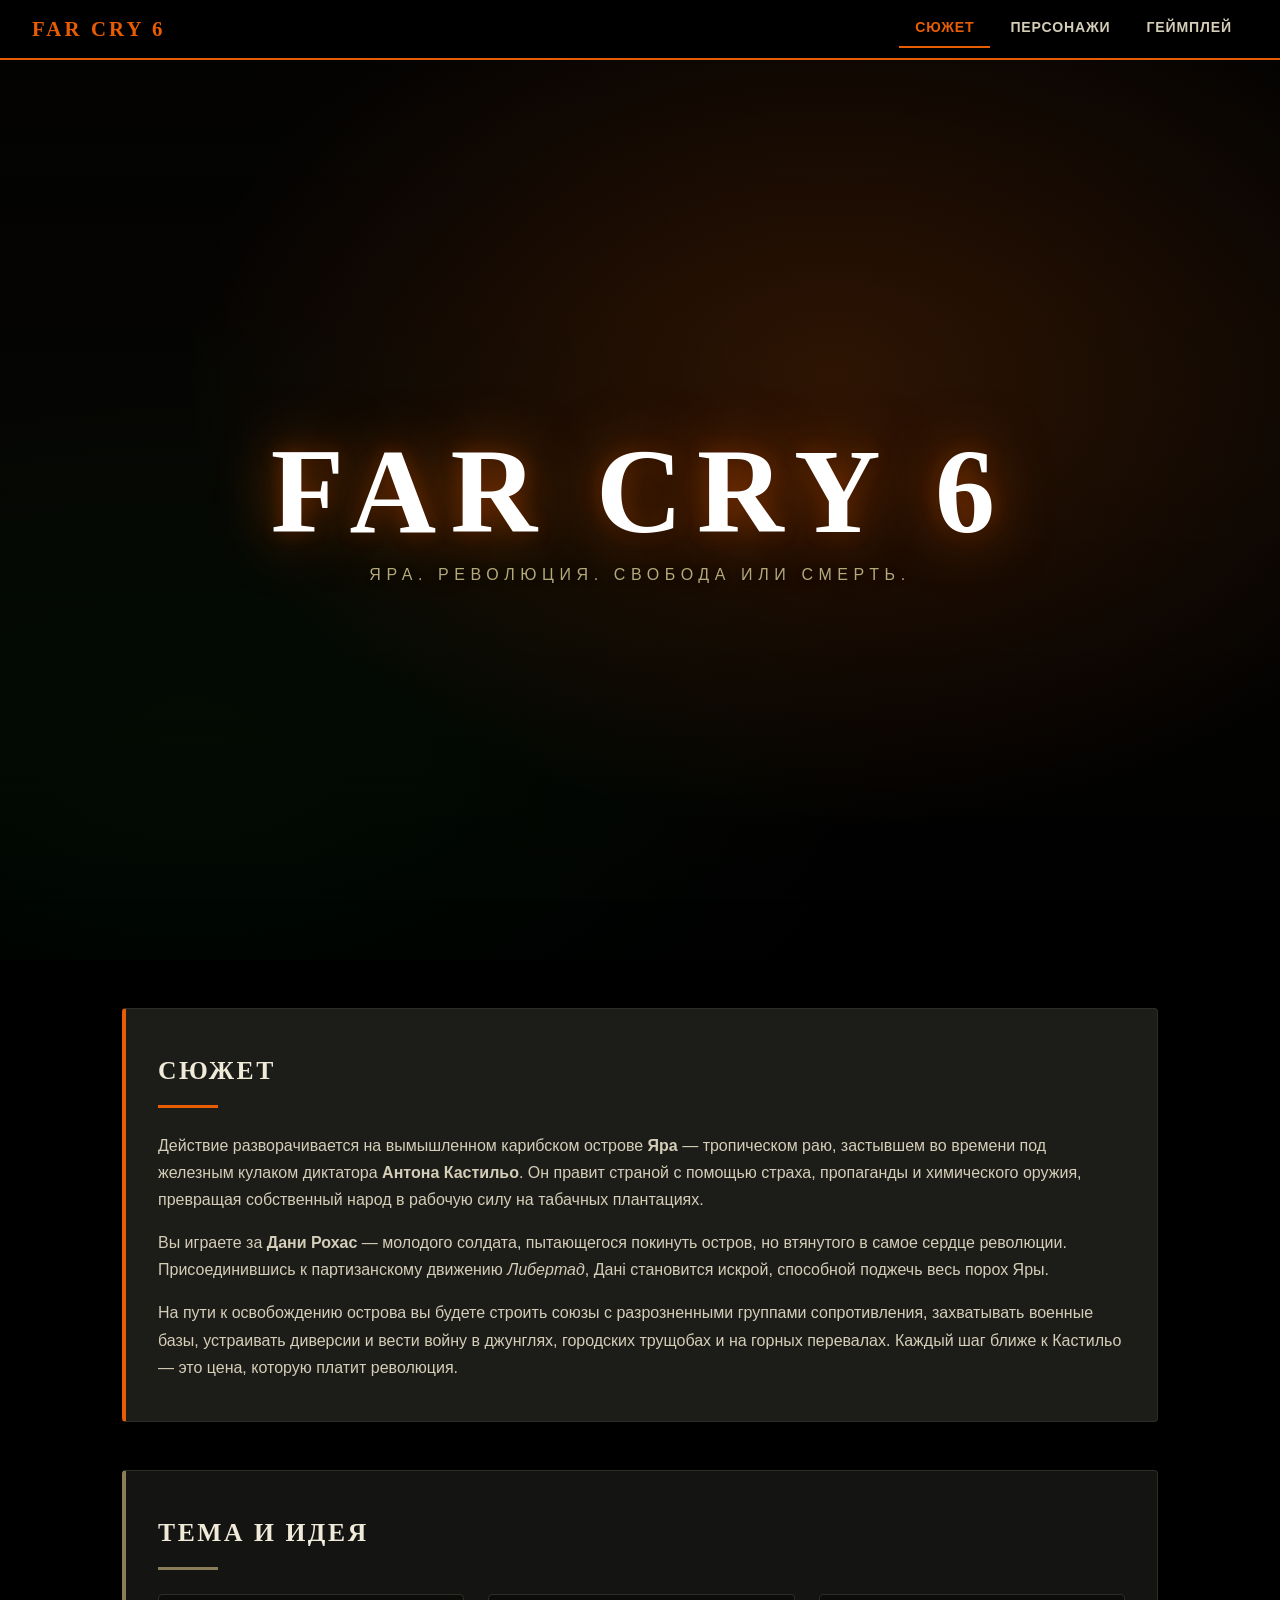
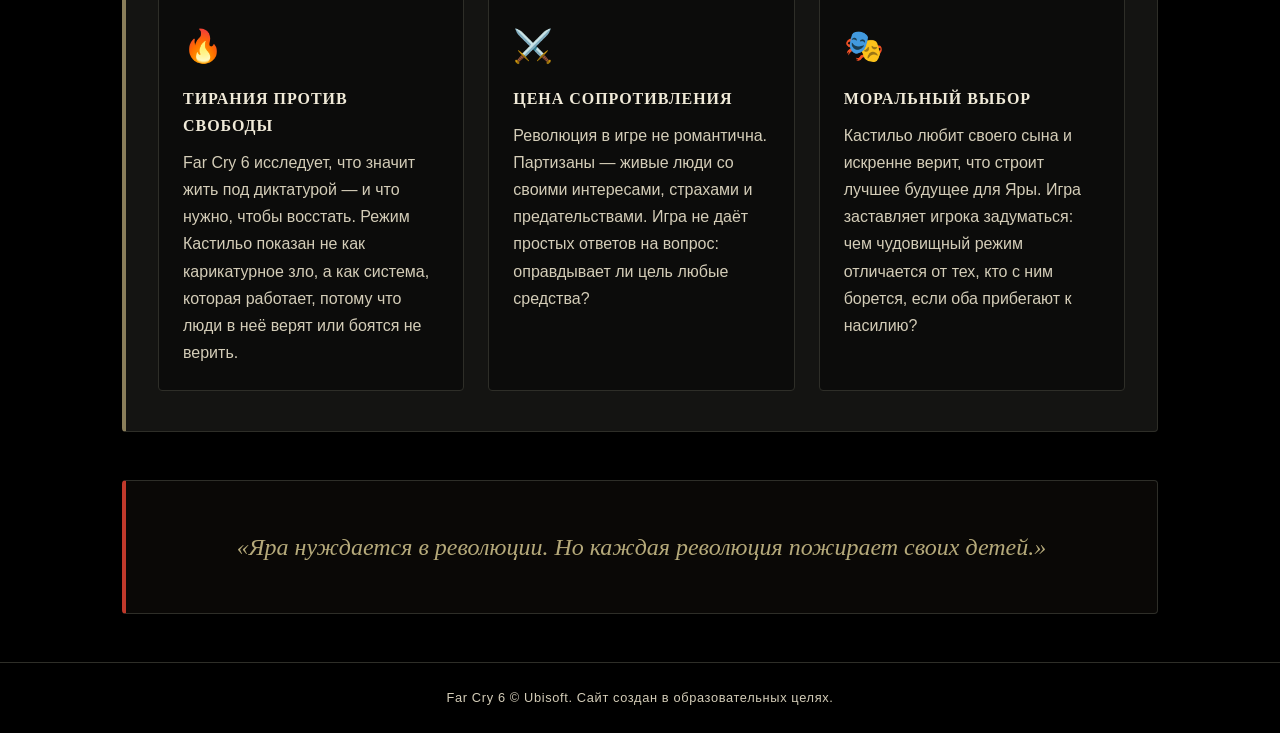
<file: index.html>
<!DOCTYPE html>
<html lang="ru">
<head>
  <meta charset="UTF-8" />
  <meta name="viewport" content="width=device-width, initial-scale=1.0" />
  <title>Far Cry 6 — Главная</title>
  <link rel="stylesheet" href="style.css" />
</head>
<body>

  <!-- NAV -->
  <nav class="navbar">
    <div class="nav-brand">FAR CRY 6</div>
    <button class="nav-toggle" aria-label="Меню">&#9776;</button>
    <ul class="nav-links" id="navLinks">
      <li><a href="index.html" class="active">Сюжет</a></li>
      <li><a href="characters.html">Персонажи</a></li>
      <li><a href="gameplay.html">Геймплей</a></li>
    </ul>
  </nav>

  <!-- HERO -->
  <header class="hero" style="background-image: linear-gradient(to bottom, rgba(15,12,8,0.15) 0%, rgba(15,12,8,0.55) 55%, rgba(15,12,8,0.92) 100%), url('https://links.wixel.com/link/ot9_1JnmdI/raw'); background-size: cover; background-position: center top;">
    <div class="hero-overlay">
      <h1 class="hero-title">FAR CRY 6</h1>
      <p class="hero-sub">ЯРА. РЕВОЛЮЦИЯ. СВОБОДА ИЛИ СМЕРТЬ.</p>
    </div>
  </header>

  <!-- STORY -->
  <main class="container">

    <section class="section-block">
      <h2 class="section-title">Сюжет</h2>
      <div class="divider"></div>
      <p>
        Действие разворачивается на вымышленном карибском острове <strong>Яра</strong> —
        тропическом раю, застывшем во времени под железным кулаком диктатора
        <strong>Антона Кастильо</strong>. Он правит страной с помощью страха, пропаганды и
        химического оружия, превращая собственный народ в рабочую силу на табачных плантациях.
      </p>
      <p>
        Вы играете за <strong>Дани Рохас</strong> — молодого солдата, пытающегося покинуть
        остров, но втянутого в самое сердце революции. Присоединившись к партизанскому движению
        <em>Либертад</em>, Дані становится искрой, способной поджечь весь порох Яры.
      </p>
      <p>
        На пути к освобождению острова вы будете строить союзы с разрозненными группами
        сопротивления, захватывать военные базы, устраивать диверсии и вести войну в
        джунглях, городских трущобах и на горных перевалах. Каждый шаг ближе к Кастильо —
        это цена, которую платит революция.
      </p>
    </section>

    <section class="section-block accent-block">
      <h2 class="section-title">Тема и идея</h2>
      <div class="divider"></div>
      <div class="theme-grid">
        <div class="theme-card">
          <span class="theme-icon">🔥</span>
          <h3>Тирания против свободы</h3>
          <p>
            Far Cry 6 исследует, что значит жить под диктатурой — и что нужно, чтобы восстать.
            Режим Кастильо показан не как карикатурное зло, а как система, которая работает,
            потому что люди в неё верят или боятся не верить.
          </p>
        </div>
        <div class="theme-card">
          <span class="theme-icon">⚔️</span>
          <h3>Цена сопротивления</h3>
          <p>
            Революция в игре не романтична. Партизаны — живые люди со своими интересами,
            страхами и предательствами. Игра не даёт простых ответов на вопрос: оправдывает
            ли цель любые средства?
          </p>
        </div>
        <div class="theme-card">
          <span class="theme-icon">🎭</span>
          <h3>Моральный выбор</h3>
          <p>
            Кастильо любит своего сына и искренне верит, что строит лучшее будущее для Яры.
            Игра заставляет игрока задуматься: чем чудовищный режим отличается от тех, кто с
            ним борется, если оба прибегают к насилию?
          </p>
        </div>
      </div>
    </section>

    <section class="section-block quote-block">
      <blockquote>
        «Яра нуждается в революции. Но каждая революция пожирает своих детей.»
      </blockquote>
    </section>

  </main>

  <footer class="footer">
    <p>Far Cry 6 &copy; Ubisoft. Сайт создан в образовательных целях.</p>
  </footer>

  <script src="main.js"></script>
</body>
</html>
</file>
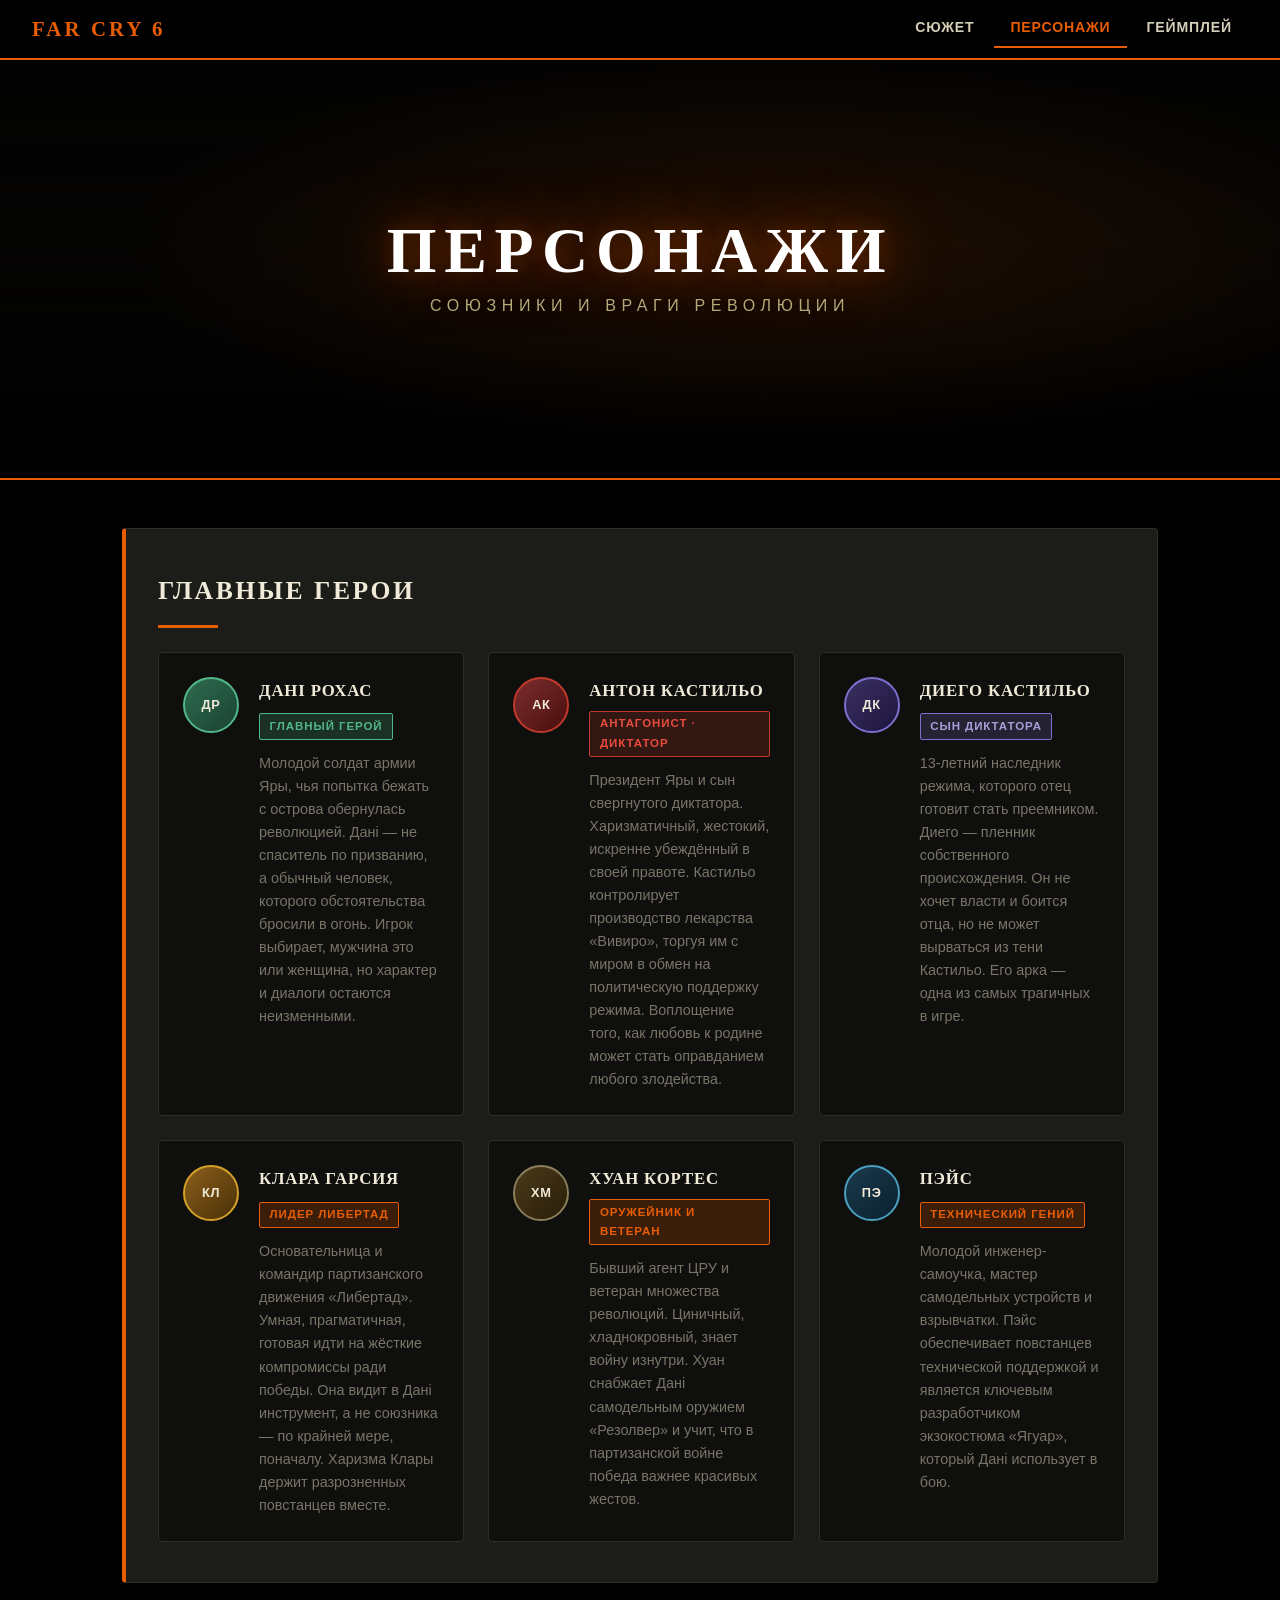
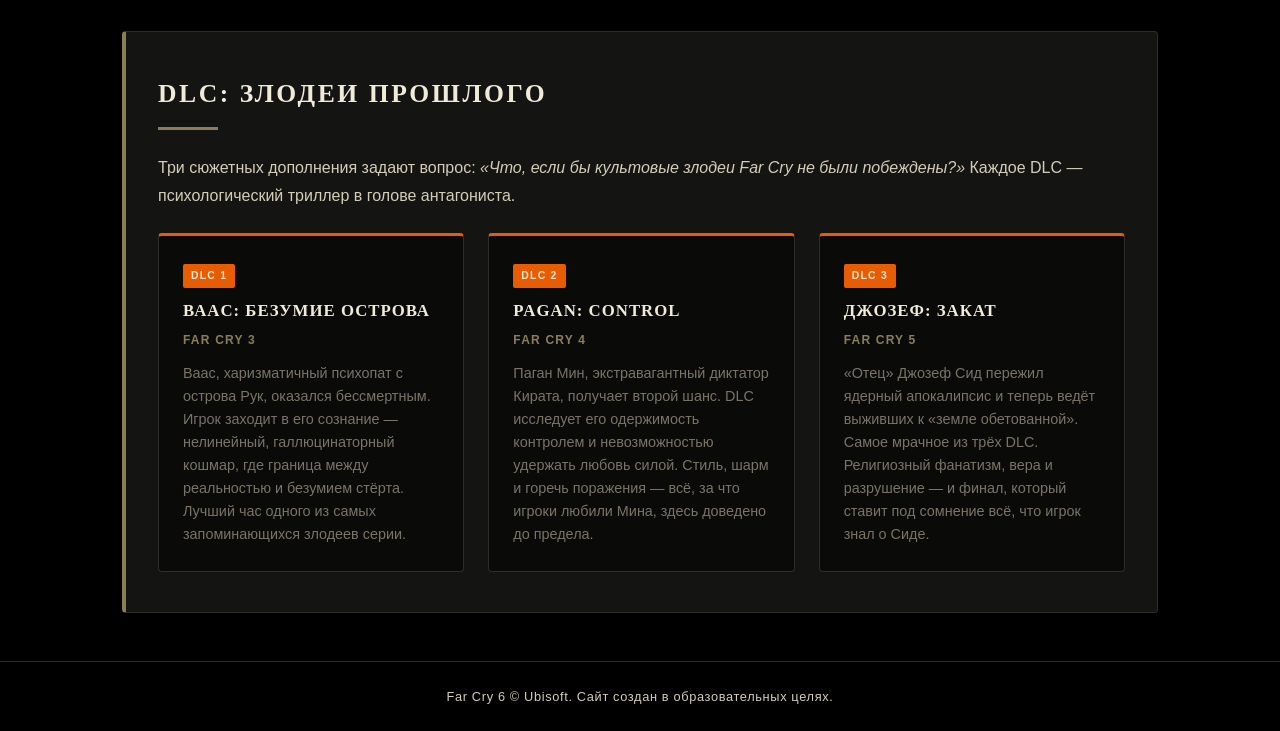
<file: characters.html>
<!DOCTYPE html>
<html lang="ru">
<head>
  <meta charset="UTF-8" />
  <meta name="viewport" content="width=device-width, initial-scale=1.0" />
  <title>Far Cry 6 — Персонажи</title>
  <link rel="stylesheet" href="style.css" />
</head>
<body>

  <!-- NAV -->
  <nav class="navbar">
    <div class="nav-brand">FAR CRY 6</div>
    <button class="nav-toggle" aria-label="Меню">&#9776;</button>
    <ul class="nav-links" id="navLinks">
      <li><a href="index.html">Сюжет</a></li>
      <li><a href="characters.html" class="active">Персонажи</a></li>
      <li><a href="gameplay.html">Геймплей</a></li>
    </ul>
  </nav>

  <!-- PAGE HERO -->
  <header class="page-hero" style="background-image: linear-gradient(to bottom, rgba(15,12,8,0.2) 0%, rgba(15,12,8,0.75) 100%), url('https://links.wixel.com/link/OJqsZg-cno/raw'); background-size: cover; background-position: center;">
    <div class="hero-overlay">
      <h1 class="hero-title">Персонажи</h1>
      <p class="hero-sub">СОЮЗНИКИ И ВРАГИ РЕВОЛЮЦИИ</p>
    </div>
  </header>

  <main class="container">

    <!-- MAIN CHARACTERS -->
    <section class="section-block">
      <h2 class="section-title">Главные герои</h2>
      <div class="divider"></div>

      <div class="card-grid">

        <div class="char-card">
          <div class="char-avatar protagonist">ДР</div>
          <div class="char-info">
            <h3>Дані Рохас</h3>
            <span class="char-role role-hero">Главный герой</span>
            <p>
              Молодой солдат армии Яры, чья попытка бежать с острова обернулась
              революцией. Дані — не спаситель по призванию, а обычный человек,
              которого обстоятельства бросили в огонь. Игрок выбирает, мужчина
              это или женщина, но характер и диалоги остаются неизменными.
            </p>
          </div>
        </div>

        <div class="char-card">
          <div class="char-avatar villain">АК</div>
          <div class="char-info">
            <h3>Антон Кастильо</h3>
            <span class="char-role role-villain">Антагонист · Диктатор</span>
            <p>
              Президент Яры и сын свергнутого диктатора. Харизматичный, жестокий,
              искренне убеждённый в своей правоте. Кастильо контролирует
              производство лекарства «Вивиро», торгуя им с миром в обмен на
              политическую поддержку режима. Воплощение того, как любовь к родине
              может стать оправданием любого злодейства.
            </p>
          </div>
        </div>

        <div class="char-card">
          <div class="char-avatar son">ДК</div>
          <div class="char-info">
            <h3>Диего Кастильо</h3>
            <span class="char-role role-neutral">Сын диктатора</span>
            <p>
              13-летний наследник режима, которого отец готовит стать преемником.
              Диего — пленник собственного происхождения. Он не хочет власти и
              боится отца, но не может вырваться из тени Кастильо. Его арка —
              одна из самых трагичных в игре.
            </p>
          </div>
        </div>

        <div class="char-card">
          <div class="char-avatar ally">КЛ</div>
          <div class="char-info">
            <h3>Клара Гарсия</h3>
            <span class="char-role role-ally">Лидер Либертад</span>
            <p>
              Основательница и командир партизанского движения «Либертад».
              Умная, прагматичная, готовая идти на жёсткие компромиссы ради победы.
              Она видит в Дані инструмент, а не союзника — по крайней мере,
              поначалу. Харизма Клары держит разрозненных повстанцев вместе.
            </p>
          </div>
        </div>

        <div class="char-card">
          <div class="char-avatar ally2">ХМ</div>
          <div class="char-info">
            <h3>Хуан Кортес</h3>
            <span class="char-role role-ally">Оружейник и ветеран</span>
            <p>
              Бывший агент ЦРУ и ветеран множества революций. Циничный,
              хладнокровный, знает войну изнутри. Хуан снабжает Дані самодельным
              оружием «Резолвер» и учит, что в партизанской войне победа важнее
              красивых жестов.
            </p>
          </div>
        </div>

        <div class="char-card">
          <div class="char-avatar ally3">ПЭ</div>
          <div class="char-info">
            <h3>Пэйс</h3>
            <span class="char-role role-ally">Технический гений</span>
            <p>
              Молодой инженер-самоучка, мастер самодельных устройств и взрывчатки.
              Пэйс обеспечивает повстанцев технической поддержкой и является
              ключевым разработчиком экзокостюма «Ягуар», который Дані использует
              в бою.
            </p>
          </div>
        </div>

      </div>
    </section>

    <!-- DLC VILLAINS -->
    <section class="section-block accent-block">
      <h2 class="section-title">DLC: Злодеи прошлого</h2>
      <div class="divider"></div>
      <p class="section-intro">
        Три сюжетных дополнения задают вопрос: <em>«Что, если бы культовые злодеи Far Cry
        не были побеждены?»</em> Каждое DLC — психологический триллер в голове антагониста.
      </p>

      <div class="dlc-grid">

        <div class="dlc-card">
          <div class="dlc-badge">DLC 1</div>
          <h3>Вааc: Безумие острова</h3>
          <div class="dlc-game">Far Cry 3</div>
          <p>
            Вааc, харизматичный психопат с острова Рук, оказался бессмертным. Игрок
            заходит в его сознание — нелинейный, галлюцинаторный кошмар, где граница
            между реальностью и безумием стёрта. Лучший час одного из самых
            запоминающихся злодеев серии.
          </p>
        </div>

        <div class="dlc-card">
          <div class="dlc-badge">DLC 2</div>
          <h3>Pagan: Control</h3>
          <div class="dlc-game">Far Cry 4</div>
          <p>
            Паган Мин, экстравагантный диктатор Кирата, получает второй шанс. DLC
            исследует его одержимость контролем и невозможностью удержать любовь силой.
            Стиль, шарм и горечь поражения — всё, за что игроки любили Мина, здесь
            доведено до предела.
          </p>
        </div>

        <div class="dlc-card">
          <div class="dlc-badge">DLC 3</div>
          <h3>Джозеф: Закат</h3>
          <div class="dlc-game">Far Cry 5</div>
          <p>
            «Отец» Джозеф Сид пережил ядерный апокалипсис и теперь ведёт выживших
            к «земле обетованной». Самое мрачное из трёх DLC. Религиозный фанатизм,
            вера и разрушение — и финал, который ставит под сомнение всё, что
            игрок знал о Сиде.
          </p>
        </div>

      </div>
    </section>

  </main>

  <footer class="footer">
    <p>Far Cry 6 &copy; Ubisoft. Сайт создан в образовательных целях.</p>
  </footer>

  <script src="main.js"></script>
</body>
</html>
</file>
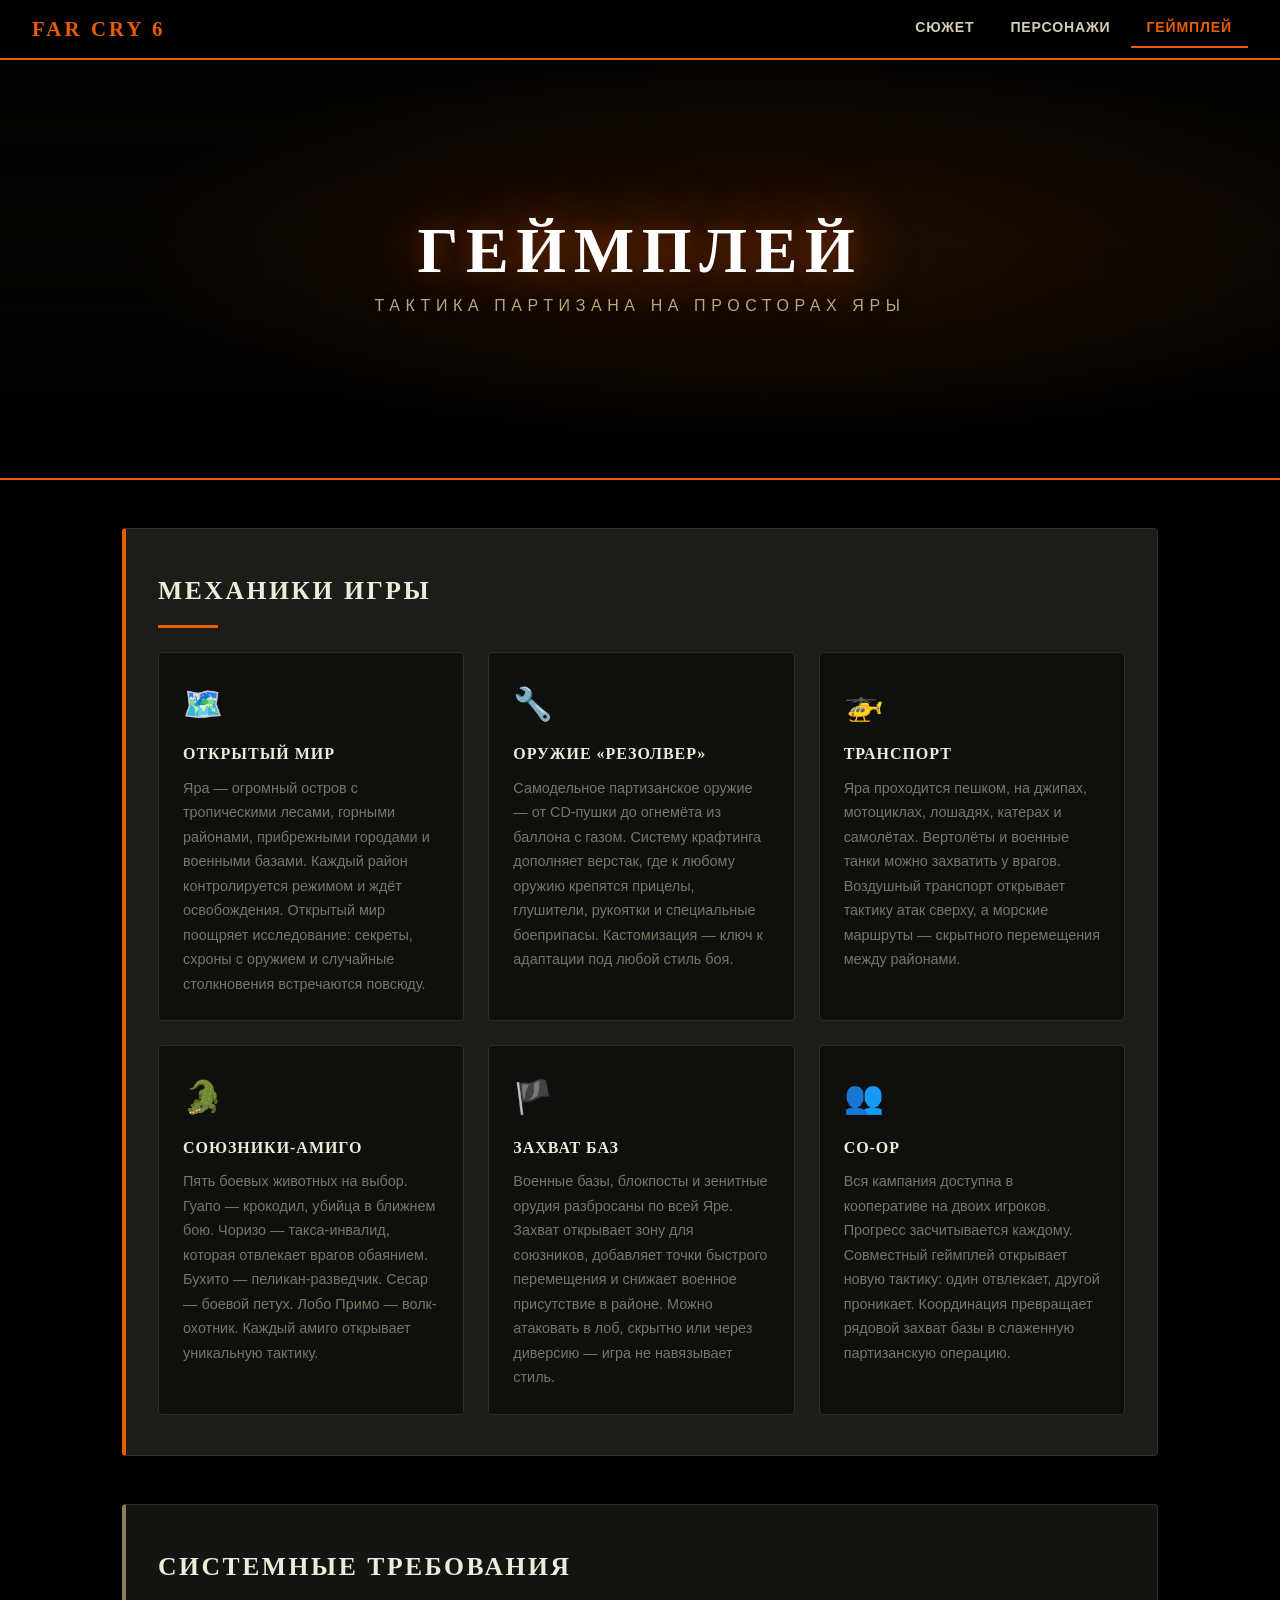
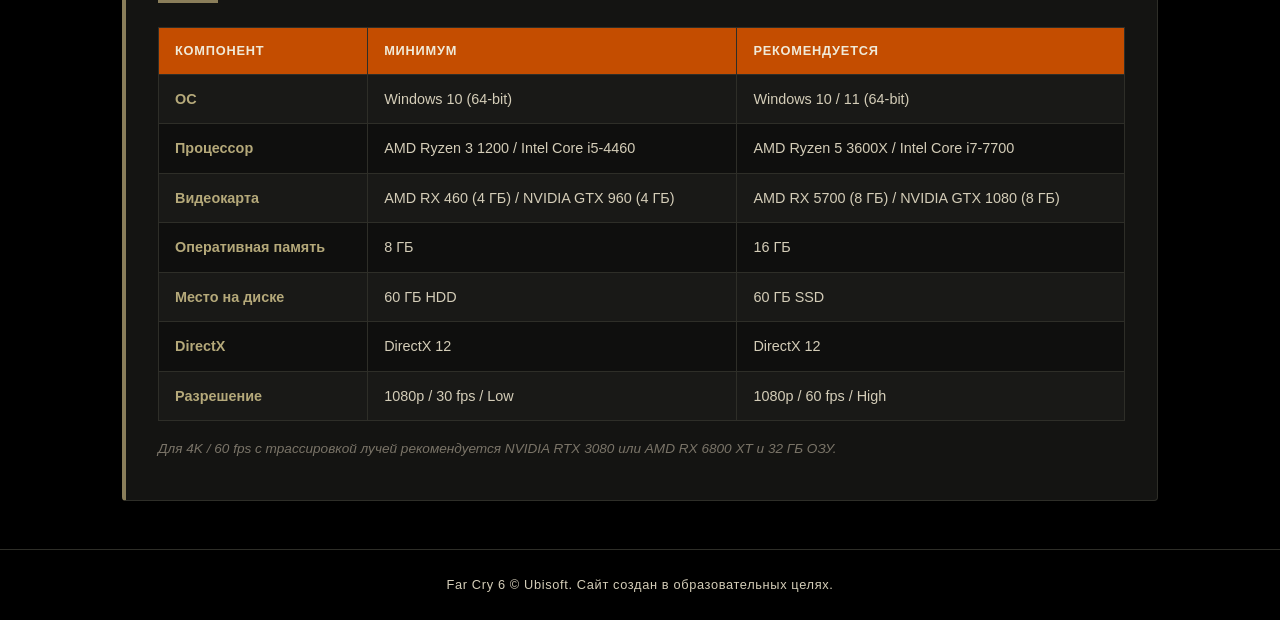
<file: gameplay.html>
<!DOCTYPE html>
<html lang="ru">
<head>
  <meta charset="UTF-8" />
  <meta name="viewport" content="width=device-width, initial-scale=1.0" />
  <title>Far Cry 6 — Геймплей</title>
  <link rel="stylesheet" href="style.css" />
</head>
<body>

  <!-- NAV -->
  <nav class="navbar">
    <div class="nav-brand">FAR CRY 6</div>
    <button class="nav-toggle" aria-label="Меню">&#9776;</button>
    <ul class="nav-links" id="navLinks">
      <li><a href="index.html">Сюжет</a></li>
      <li><a href="characters.html">Персонажи</a></li>
      <li><a href="gameplay.html" class="active">Геймплей</a></li>
    </ul>
  </nav>

  <!-- PAGE HERO -->
  <header class="page-hero" style="background-image: linear-gradient(to bottom, rgba(15,12,8,0.2) 0%, rgba(15,12,8,0.75) 100%), url('https://links.wixel.com/link/3LvbgIAkaw/raw'); background-size: cover; background-position: center;">
    <div class="hero-overlay">
      <h1 class="hero-title">Геймплей</h1>
      <p class="hero-sub">ТАКТИКА ПАРТИЗАНА НА ПРОСТОРАХ ЯРЫ</p>
    </div>
  </header>

  <main class="container">

    <!-- GAMEPLAY FEATURES -->
    <section class="section-block">
      <h2 class="section-title">Механики игры</h2>
      <div class="divider"></div>

      <div class="feature-grid">

        <div class="feature-card">
          <div class="feature-icon">🗺️</div>
          <h3>Открытый мир</h3>
          <p>
            Яра — огромный остров с тропическими лесами, горными районами, прибрежными
            городами и военными базами. Каждый район контролируется режимом и ждёт
            освобождения. Открытый мир поощряет исследование: секреты, схроны с оружием
            и случайные столкновения встречаются повсюду.
          </p>
        </div>

        <div class="feature-card">
          <div class="feature-icon">🔧</div>
          <h3>Оружие «Резолвер»</h3>
          <p>
            Самодельное партизанское оружие — от CD-пушки до огнемёта из баллона с газом.
            Систему крафтинга дополняет верстак, где к любому оружию крепятся прицелы,
            глушители, рукоятки и специальные боеприпасы. Кастомизация — ключ к
            адаптации под любой стиль боя.
          </p>
        </div>

        <div class="feature-card">
          <div class="feature-icon">🚁</div>
          <h3>Транспорт</h3>
          <p>
            Яра проходится пешком, на джипах, мотоциклах, лошадях, катерах и самолётах.
            Вертолёты и военные танки можно захватить у врагов. Воздушный транспорт
            открывает тактику атак сверху, а морские маршруты — скрытного перемещения
            между районами.
          </p>
        </div>

        <div class="feature-card">
          <div class="feature-icon">🐊</div>
          <h3>Союзники-амиго</h3>
          <p>
            Пять боевых животных на выбор. Гуапо — крокодил, убийца в ближнем бою.
            Чоризо — такса-инвалид, которая отвлекает врагов обаянием. Бухито —
            пеликан-разведчик. Сесар — боевой петух. Лобо Примо — волк-охотник.
            Каждый амиго открывает уникальную тактику.
          </p>
        </div>

        <div class="feature-card">
          <div class="feature-icon">🏴</div>
          <h3>Захват баз</h3>
          <p>
            Военные базы, блокпосты и зенитные орудия разбросаны по всей Яре. Захват
            открывает зону для союзников, добавляет точки быстрого перемещения и снижает
            военное присутствие в районе. Можно атаковать в лоб, скрытно или через
            диверсию — игра не навязывает стиль.
          </p>
        </div>

        <div class="feature-card">
          <div class="feature-icon">👥</div>
          <h3>Co-op</h3>
          <p>
            Вся кампания доступна в кооперативе на двоих игроков. Прогресс засчитывается
            каждому. Совместный геймплей открывает новую тактику: один отвлекает,
            другой проникает. Координация превращает рядовой захват базы в слаженную
            партизанскую операцию.
          </p>
        </div>

      </div>
    </section>

    <!-- SYSTEM REQUIREMENTS -->
    <section class="section-block accent-block">
      <h2 class="section-title">Системные требования</h2>
      <div class="divider"></div>

      <div class="req-wrapper">
        <table class="req-table">
          <thead>
            <tr>
              <th>Компонент</th>
              <th>Минимум</th>
              <th>Рекомендуется</th>
            </tr>
          </thead>
          <tbody>
            <tr>
              <td>ОС</td>
              <td>Windows 10 (64-bit)</td>
              <td>Windows 10 / 11 (64-bit)</td>
            </tr>
            <tr>
              <td>Процессор</td>
              <td>AMD Ryzen 3 1200 / Intel Core i5-4460</td>
              <td>AMD Ryzen 5 3600X / Intel Core i7-7700</td>
            </tr>
            <tr>
              <td>Видеокарта</td>
              <td>AMD RX 460 (4 ГБ) / NVIDIA GTX 960 (4 ГБ)</td>
              <td>AMD RX 5700 (8 ГБ) / NVIDIA GTX 1080 (8 ГБ)</td>
            </tr>
            <tr>
              <td>Оперативная память</td>
              <td>8 ГБ</td>
              <td>16 ГБ</td>
            </tr>
            <tr>
              <td>Место на диске</td>
              <td>60 ГБ HDD</td>
              <td>60 ГБ SSD</td>
            </tr>
            <tr>
              <td>DirectX</td>
              <td>DirectX 12</td>
              <td>DirectX 12</td>
            </tr>
            <tr>
              <td>Разрешение</td>
              <td>1080p / 30 fps / Low</td>
              <td>1080p / 60 fps / High</td>
            </tr>
          </tbody>
        </table>
      </div>

      <p class="req-note">
        Для 4K / 60 fps с трассировкой лучей рекомендуется NVIDIA RTX 3080 или AMD RX 6800 XT
        и 32 ГБ ОЗУ.
      </p>
    </section>

  </main>

  <footer class="footer">
    <p>Far Cry 6 &copy; Ubisoft. Сайт создан в образовательных целях.</p>
  </footer>

  <script src="main.js"></script>
</body>
</html>
</file>
<file: style.css>
/* ============================================================
   FAR CRY 6 — SITE STYLES
   Palette: dark charcoal, khaki, orange/red accent
   ============================================================ */

/* --- RESET & BASE --- */
*, *::before, *::after {
  box-sizing: border-box;
  margin: 0;
  padding: 0;
}

:root {
  --bg:          #0d0d0b;
  --bg-alt:      #141412;
  --bg-card:     #1c1c18;
  --border:      #2e2e28;
  --khaki:       #8a7e5a;
  --khaki-light: #b5a97a;
  --accent:      #e85d04;
  --accent-dark: #c44d00;
  --red:         #c0392b;
  --text:        #d4cdb8;
  --text-muted:  #7a7468;
  --white:       #f0ead8;
  --font-head:   'Georgia', 'Times New Roman', serif;
  --font-body:   'Segoe UI', 'Arial', sans-serif;
}

html { scroll-behavior: smooth; }

body {
  background-color: #000;
  color: var(--text);
  font-family: var(--font-body);
  font-size: 16px;
  line-height: 1.7;
  min-height: 100vh;
  display: flex;
  flex-direction: column;
}

main { flex: 1; }

a {
  color: var(--accent);
  text-decoration: none;
}
a:hover { color: var(--khaki-light); }

/* --- NAVBAR --- */
.navbar {
  position: sticky;
  top: 0;
  z-index: 100;
  background: rgba(0, 0, 0, 0.96);
  border-bottom: 2px solid var(--accent);
  display: flex;
  align-items: center;
  justify-content: space-between;
  padding: 0 2rem;
  height: 60px;
  gap: 1rem;
}

.nav-brand {
  font-family: var(--font-head);
  font-size: 1.3rem;
  font-weight: 700;
  letter-spacing: 0.15em;
  color: var(--accent);
  text-transform: uppercase;
  white-space: nowrap;
}

.nav-links {
  list-style: none;
  display: flex;
  gap: 0.25rem;
}

.nav-links a {
  display: block;
  padding: 0.4rem 1rem;
  color: var(--text);
  font-size: 0.88rem;
  font-weight: 600;
  letter-spacing: 0.06em;
  text-transform: uppercase;
  border-bottom: 2px solid transparent;
  transition: color 0.2s, border-color 0.2s;
}

.nav-links a:hover,
.nav-links a.active {
  color: var(--accent);
  border-bottom-color: var(--accent);
}

/* Hamburger */
.nav-toggle {
  display: none;
  background: none;
  border: none;
  color: var(--khaki-light);
  font-size: 1.6rem;
  cursor: pointer;
  padding: 0.2rem 0.4rem;
  line-height: 1;
}

/* ============================================================
   HERO — полноэкранный, картинка на весь фон
   ============================================================ */
.hero {
  position: relative;
  height: 100vh;
  min-height: 600px;
  background-color: #000;
  background-size: cover;
  background-position: center center;
  background-attachment: fixed;
  display: flex;
  align-items: center;
  justify-content: center;
  overflow: hidden;
}

/* Тёмный градиент поверх картинки — снизу почти чёрный */
.hero::after {
  content: '';
  position: absolute;
  inset: 0;
  background:
    linear-gradient(
      to bottom,
      rgba(0,0,0,0.10) 0%,
      rgba(0,0,0,0.30) 40%,
      rgba(0,0,0,0.75) 70%,
      rgba(0,0,0,0.97) 100%
    );
  pointer-events: none;
}

/* Оранжевое свечение поверх */
.hero::before {
  content: '';
  position: absolute;
  inset: 0;
  background:
    radial-gradient(ellipse at 65% 35%, rgba(232,93,4,0.18) 0%, transparent 55%),
    radial-gradient(ellipse at 15% 75%, rgba(0,80,20,0.12) 0%, transparent 45%);
  pointer-events: none;
  z-index: 1;
}

/* ============================================================
   PAGE HERO — шапка внутренних страниц, побольше
   ============================================================ */
.page-hero {
  position: relative;
  height: 420px;
  background-color: #000;
  background-size: cover;
  background-position: center center;
  display: flex;
  align-items: center;
  justify-content: center;
  overflow: hidden;
  border-bottom: 2px solid var(--accent);
}

.page-hero::after {
  content: '';
  position: absolute;
  inset: 0;
  background:
    linear-gradient(
      to bottom,
      rgba(0,0,0,0.05) 0%,
      rgba(0,0,0,0.30) 45%,
      rgba(0,0,0,0.82) 80%,
      rgba(0,0,0,0.97) 100%
    );
  pointer-events: none;
}

.page-hero::before {
  content: '';
  position: absolute;
  inset: 0;
  background: radial-gradient(ellipse at 60% 45%, rgba(232,93,4,0.12) 0%, transparent 60%);
  pointer-events: none;
  z-index: 1;
}

.hero-overlay {
  position: relative;
  z-index: 2;
  text-align: center;
  padding: 1rem 2rem;
}

.hero-title {
  font-family: var(--font-head);
  font-size: clamp(3rem, 10vw, 7.5rem);
  font-weight: 900;
  letter-spacing: 0.12em;
  text-transform: uppercase;
  color: #fff;
  text-shadow:
    0 0 60px rgba(232,93,4,0.6),
    0 0 20px rgba(232,93,4,0.3),
    0 3px 12px rgba(0,0,0,0.9);
  line-height: 1;
  margin-bottom: 0.6rem;
}

.page-hero .hero-title {
  font-size: clamp(2.2rem, 6vw, 4rem);
}

.hero-sub {
  font-size: clamp(0.75rem, 2vw, 1rem);
  letter-spacing: 0.35em;
  text-transform: uppercase;
  color: var(--khaki-light);
  font-weight: 400;
  text-shadow: 0 1px 6px rgba(0,0,0,0.8);
}

/* --- CONTAINER --- */
.container {
  max-width: 1100px;
  margin: 0 auto;
  padding: 3rem 2rem;
  display: flex;
  flex-direction: column;
  gap: 3rem;
}

/* --- SECTION BLOCKS --- */
.section-block {
  background: var(--bg-card);
  border: 1px solid var(--border);
  border-left: 4px solid var(--accent);
  border-radius: 4px;
  padding: 2.5rem 2rem;
}

.accent-block {
  background: var(--bg-alt);
  border-left-color: var(--khaki);
}

.section-title {
  font-family: var(--font-head);
  font-size: 1.6rem;
  font-weight: 700;
  letter-spacing: 0.1em;
  text-transform: uppercase;
  color: var(--white);
  margin-bottom: 0.75rem;
}

.divider {
  width: 60px;
  height: 3px;
  background: var(--accent);
  margin-bottom: 1.5rem;
}

.accent-block .divider {
  background: var(--khaki);
}

p {
  color: var(--text);
  margin-bottom: 1rem;
}

p:last-child { margin-bottom: 0; }

/* --- THEME GRID (index.html) --- */
.theme-grid {
  display: grid;
  grid-template-columns: repeat(auto-fit, minmax(260px, 1fr));
  gap: 1.5rem;
  margin-top: 0.5rem;
}

.theme-card {
  background: rgba(0,0,0,0.4);
  border: 1px solid var(--border);
  border-radius: 4px;
  padding: 1.5rem;
  transition: border-color 0.2s, transform 0.2s;
}

.theme-card:hover {
  border-color: var(--accent);
  transform: translateY(-3px);
}

.theme-icon {
  font-size: 2rem;
  display: block;
  margin-bottom: 0.75rem;
}

.theme-card h3 {
  font-family: var(--font-head);
  font-size: 1rem;
  letter-spacing: 0.06em;
  text-transform: uppercase;
  color: var(--white);
  margin-bottom: 0.6rem;
}

/* --- QUOTE --- */
.quote-block {
  border-left-color: var(--red);
  background: #0a0806;
}

blockquote {
  font-family: var(--font-head);
  font-style: italic;
  font-size: clamp(1.1rem, 3vw, 1.5rem);
  color: var(--khaki-light);
  line-height: 1.5;
  text-align: center;
  padding: 0.5rem 1rem;
}

/* --- CHARACTER CARDS --- */
.card-grid {
  display: grid;
  grid-template-columns: repeat(auto-fill, minmax(300px, 1fr));
  gap: 1.5rem;
  margin-top: 0.5rem;
}

.char-card {
  background: rgba(0,0,0,0.45);
  border: 1px solid var(--border);
  border-radius: 4px;
  padding: 1.5rem;
  display: flex;
  gap: 1.25rem;
  align-items: flex-start;
  transition: border-color 0.2s, transform 0.2s;
}

.char-card:hover {
  border-color: var(--accent);
  transform: translateY(-3px);
}

.char-avatar {
  flex-shrink: 0;
  width: 56px;
  height: 56px;
  border-radius: 50%;
  display: flex;
  align-items: center;
  justify-content: center;
  font-weight: 800;
  font-size: 0.8rem;
  letter-spacing: 0.05em;
  color: var(--white);
}

.protagonist { background: linear-gradient(135deg, #2d6a4f, #1b4332); border: 2px solid #52b788; }
.villain     { background: linear-gradient(135deg, #7b2d2d, #4a0e0e); border: 2px solid var(--red); }
.son         { background: linear-gradient(135deg, #3a3060, #1e1540); border: 2px solid #7c6fcd; }
.ally        { background: linear-gradient(135deg, #8a5e1a, #4a3008); border: 2px solid #d4a028; }
.ally2       { background: linear-gradient(135deg, #4a3a1a, #2a1e08); border: 2px solid var(--khaki); }
.ally3       { background: linear-gradient(135deg, #1a3a4a, #0a2030); border: 2px solid #4a9fc0; }

.char-info h3 {
  font-family: var(--font-head);
  font-size: 1.05rem;
  color: var(--white);
  margin-bottom: 0.35rem;
  text-transform: uppercase;
  letter-spacing: 0.05em;
}

.char-role {
  display: inline-block;
  font-size: 0.72rem;
  font-weight: 700;
  letter-spacing: 0.08em;
  text-transform: uppercase;
  padding: 0.15rem 0.6rem;
  border-radius: 2px;
  margin-bottom: 0.75rem;
}

.role-hero    { background: rgba(82,183,136,0.2); color: #52b788; border: 1px solid #52b788; }
.role-villain { background: rgba(192,57,43,0.2);  color: #e74c3c; border: 1px solid var(--red); }
.role-neutral { background: rgba(124,111,205,0.2);color: #a99fd8; border: 1px solid #7c6fcd; }
.role-ally    { background: rgba(232,93,4,0.2);   color: var(--accent); border: 1px solid var(--accent); }

.char-info p {
  font-size: 0.9rem;
  color: var(--text-muted);
  line-height: 1.6;
  margin-bottom: 0;
}

/* --- DLC GRID --- */
.section-intro {
  font-size: 1rem;
  margin-bottom: 1.5rem;
  color: var(--text);
}

.dlc-grid {
  display: grid;
  grid-template-columns: repeat(auto-fit, minmax(260px, 1fr));
  gap: 1.5rem;
}

.dlc-card {
  background: rgba(0,0,0,0.5);
  border: 1px solid var(--border);
  border-top: 3px solid var(--accent);
  border-radius: 4px;
  padding: 1.5rem;
  position: relative;
  transition: transform 0.2s, border-color 0.2s;
}

.dlc-card:hover {
  transform: translateY(-3px);
  border-color: var(--khaki);
  border-top-color: var(--accent);
}

.dlc-badge {
  display: inline-block;
  background: var(--accent);
  color: var(--white);
  font-size: 0.65rem;
  font-weight: 800;
  letter-spacing: 0.12em;
  text-transform: uppercase;
  padding: 0.2rem 0.5rem;
  border-radius: 2px;
  margin-bottom: 0.6rem;
}

.dlc-card h3 {
  font-family: var(--font-head);
  font-size: 1.05rem;
  color: var(--white);
  margin-bottom: 0.25rem;
  text-transform: uppercase;
  letter-spacing: 0.06em;
}

.dlc-game {
  font-size: 0.75rem;
  color: var(--khaki);
  font-weight: 700;
  letter-spacing: 0.1em;
  text-transform: uppercase;
  margin-bottom: 0.75rem;
}

.dlc-card p {
  font-size: 0.9rem;
  color: var(--text-muted);
  line-height: 1.6;
  margin-bottom: 0;
}

/* --- GAMEPLAY FEATURES --- */
.feature-grid {
  display: grid;
  grid-template-columns: repeat(auto-fit, minmax(300px, 1fr));
  gap: 1.5rem;
  margin-top: 0.5rem;
}

.feature-card {
  background: rgba(0,0,0,0.45);
  border: 1px solid var(--border);
  border-radius: 4px;
  padding: 1.5rem;
  transition: border-color 0.2s, transform 0.2s;
}

.feature-card:hover {
  border-color: var(--accent);
  transform: translateY(-3px);
}

.feature-icon {
  font-size: 2rem;
  display: block;
  margin-bottom: 0.6rem;
}

.feature-card h3 {
  font-family: var(--font-head);
  font-size: 1rem;
  letter-spacing: 0.06em;
  text-transform: uppercase;
  color: var(--white);
  margin-bottom: 0.5rem;
}

.feature-card p {
  font-size: 0.9rem;
  color: var(--text-muted);
  margin-bottom: 0;
}

/* --- SYSTEM REQUIREMENTS TABLE --- */
.req-wrapper {
  overflow-x: auto;
  margin-bottom: 1rem;
}

.req-table {
  width: 100%;
  border-collapse: collapse;
  font-size: 0.9rem;
}

.req-table th,
.req-table td {
  padding: 0.75rem 1rem;
  text-align: left;
  border: 1px solid var(--border);
}

.req-table thead tr {
  background: var(--accent-dark);
}

.req-table thead th {
  color: var(--white);
  font-weight: 700;
  letter-spacing: 0.06em;
  text-transform: uppercase;
  font-size: 0.8rem;
}

.req-table tbody tr:nth-child(odd)  { background: rgba(255,255,255,0.02); }
.req-table tbody tr:nth-child(even) { background: rgba(0,0,0,0.25); }
.req-table tbody tr:hover           { background: rgba(232,93,4,0.09); }

.req-table td:first-child {
  color: var(--khaki-light);
  font-weight: 600;
  white-space: nowrap;
}

.req-note {
  font-size: 0.85rem;
  color: var(--text-muted);
  font-style: italic;
  margin-top: 0.75rem;
  margin-bottom: 0;
}

/* --- FOOTER --- */
.footer {
  background: #000;
  border-top: 1px solid var(--border);
  text-align: center;
  padding: 1.5rem 2rem;
  font-size: 0.8rem;
  color: var(--text-muted);
  letter-spacing: 0.05em;
}

/* ============================================================
   RESPONSIVE
   ============================================================ */

@media (max-width: 700px) {

  .navbar {
    flex-wrap: wrap;
    height: auto;
    padding: 0.75rem 1.25rem;
    gap: 0;
  }

  .nav-brand { flex: 1; }

  .nav-toggle { display: block; }

  .nav-links {
    display: none;
    flex-direction: column;
    width: 100%;
    padding: 0.5rem 0 1rem;
    gap: 0;
    border-top: 1px solid var(--border);
    margin-top: 0.5rem;
  }

  .nav-links.open { display: flex; }

  .nav-links a {
    padding: 0.6rem 0 0.6rem 0.75rem;
    border-bottom: none;
    border-left: 3px solid transparent;
  }

  .nav-links a.active,
  .nav-links a:hover {
    border-bottom: none;
    border-left-color: var(--accent);
  }

  /* На мобильных parallax отключаем — там он тормозит */
  .hero {
    height: 85vh;
    min-height: 380px;
    background-attachment: scroll;
  }

  .page-hero {
    height: 260px;
    background-attachment: scroll;
  }

  .container { padding: 2rem 1.25rem; gap: 2rem; }
  .section-block { padding: 1.75rem 1.25rem; }

  .char-card { flex-direction: column; }
  .char-avatar { width: 48px; height: 48px; font-size: 0.7rem; }

  .req-table th,
  .req-table td { padding: 0.5rem 0.6rem; font-size: 0.8rem; }
}

@media (max-width: 420px) {
  .theme-grid,
  .dlc-grid,
  .feature-grid { grid-template-columns: 1fr; }
  .card-grid     { grid-template-columns: 1fr; }
}
</file>
